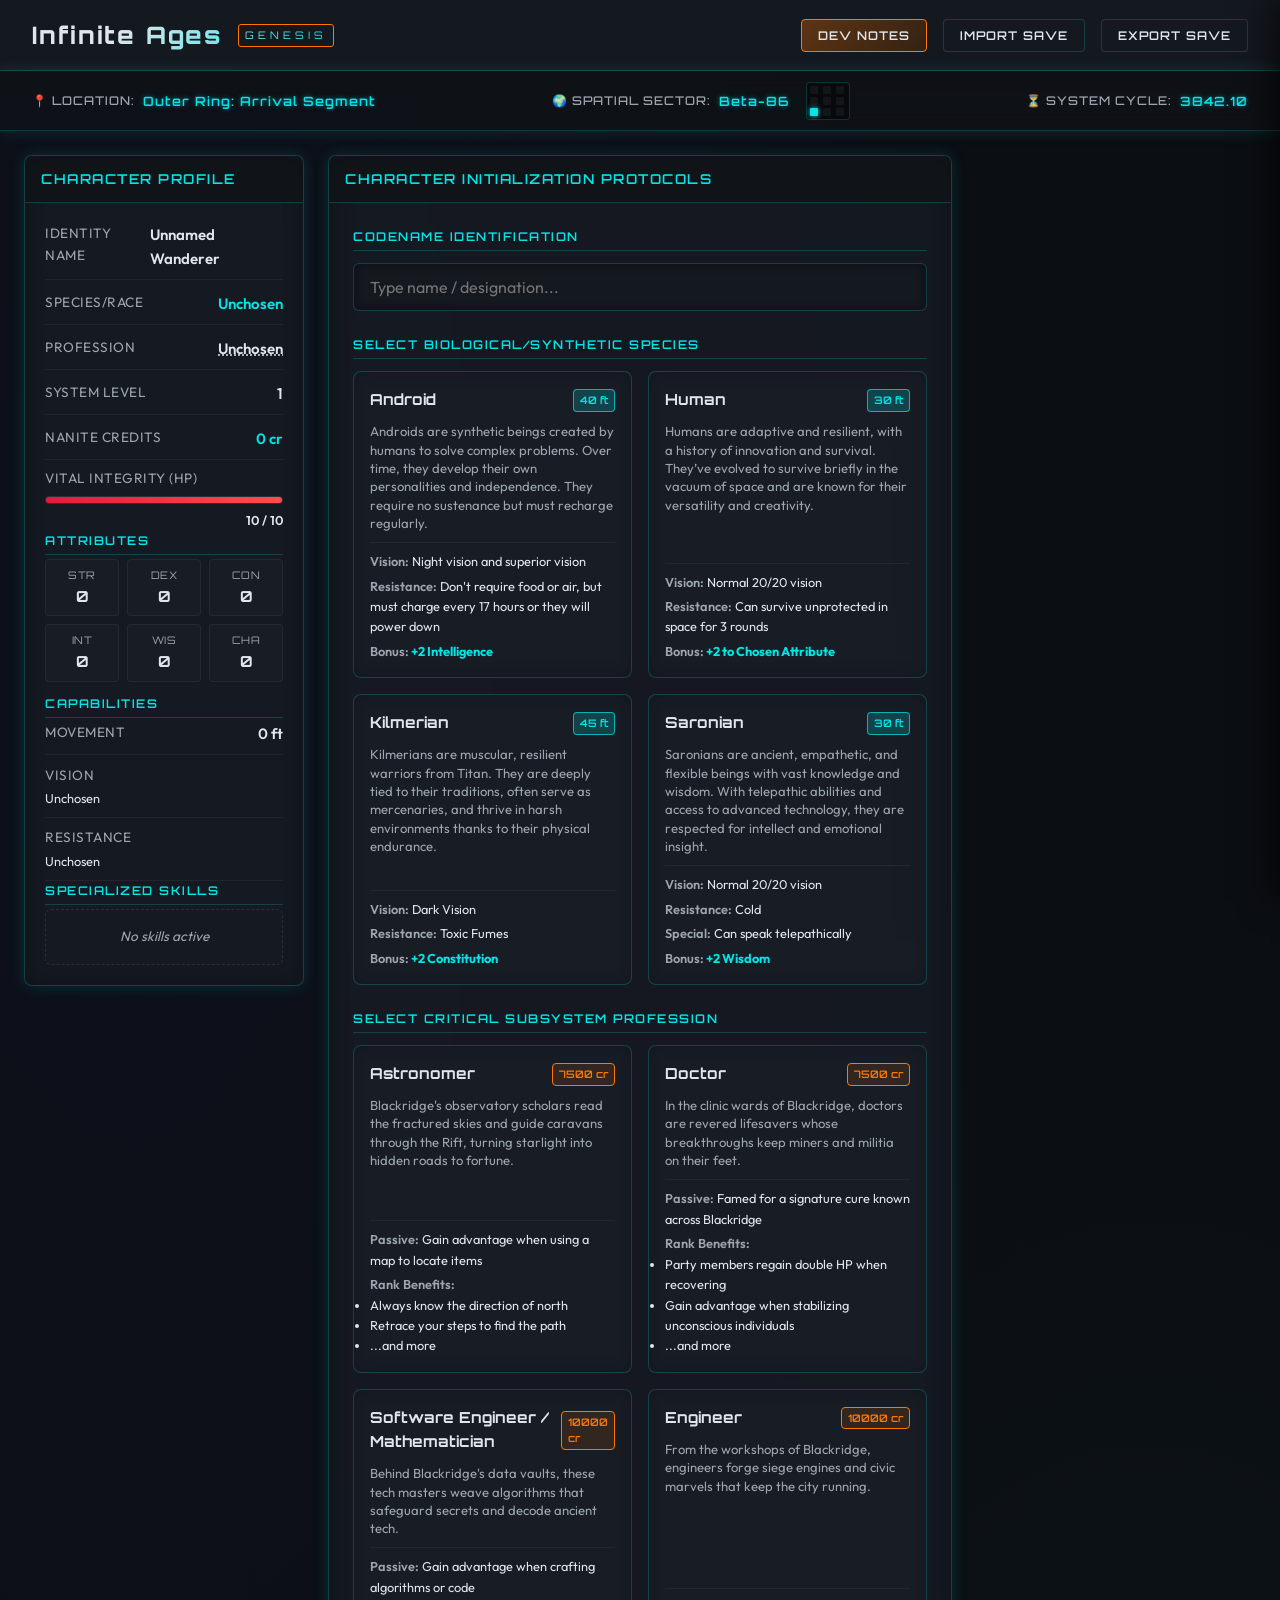
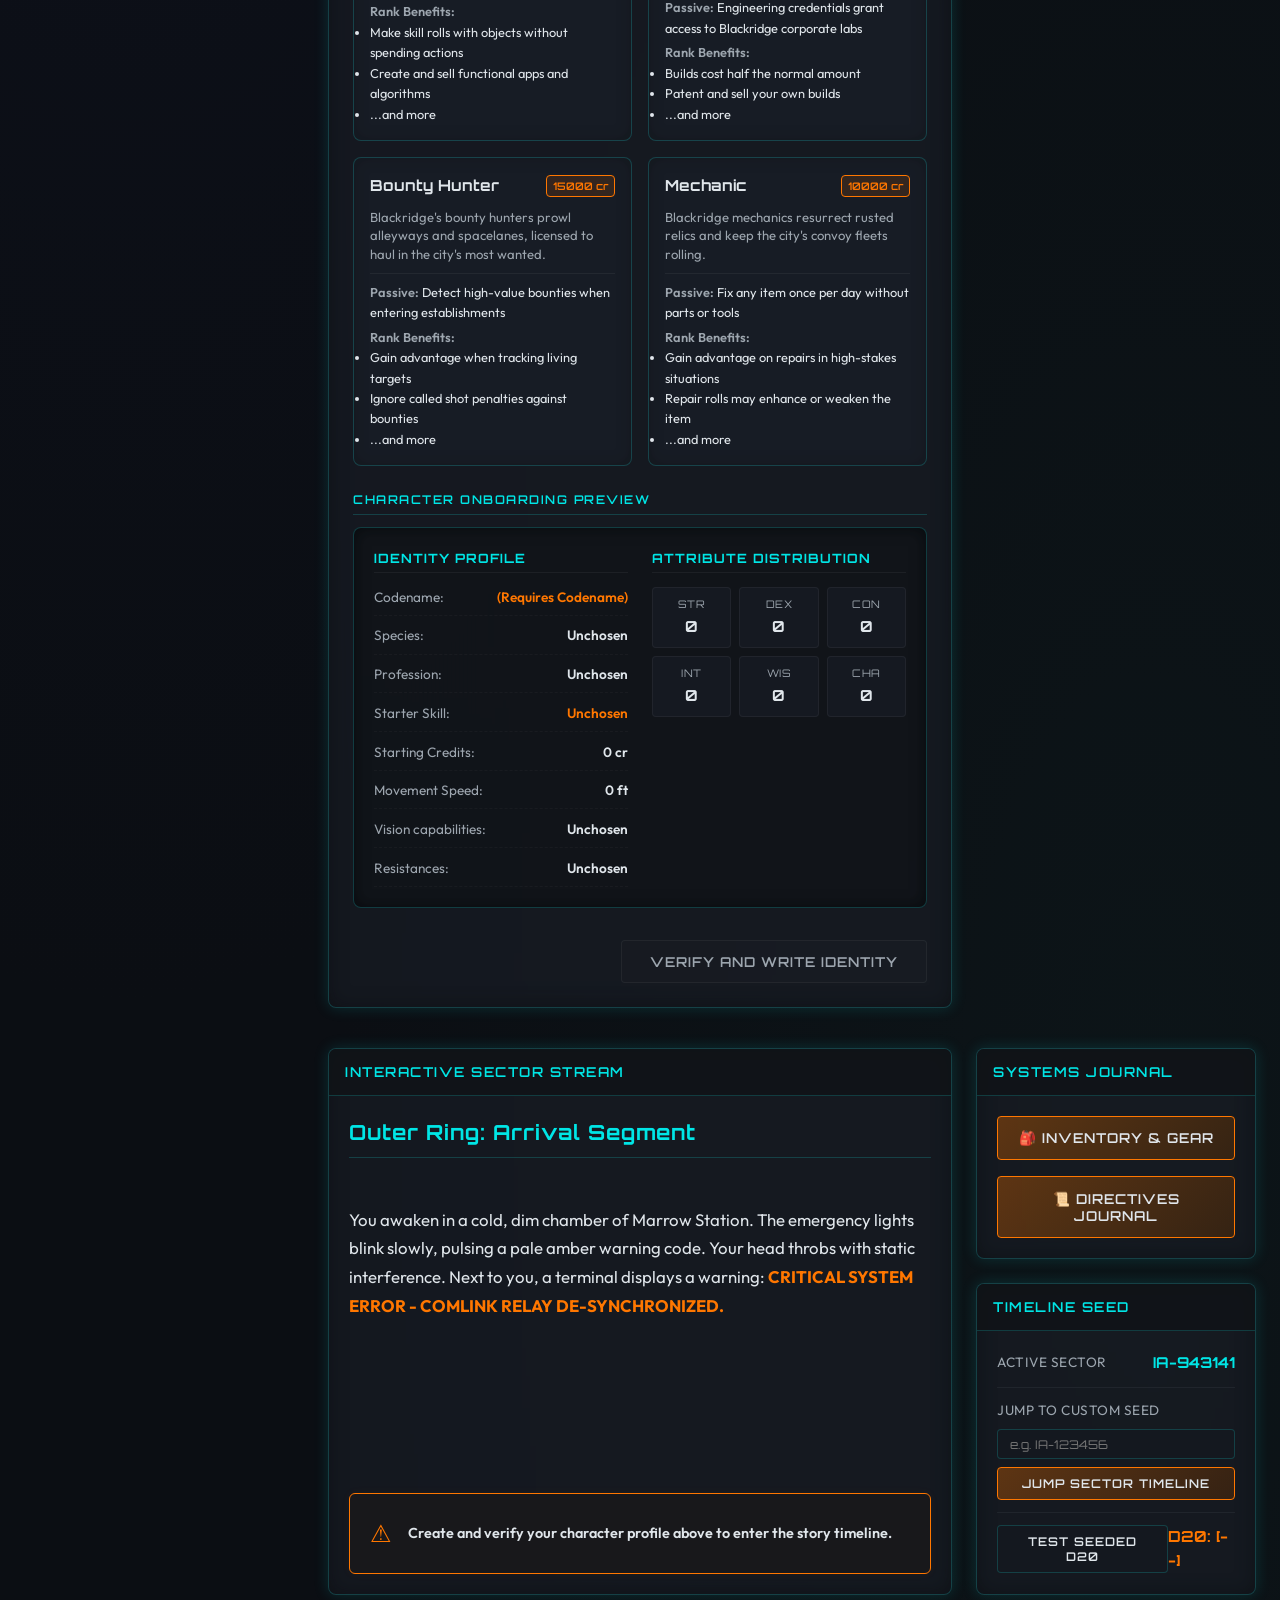
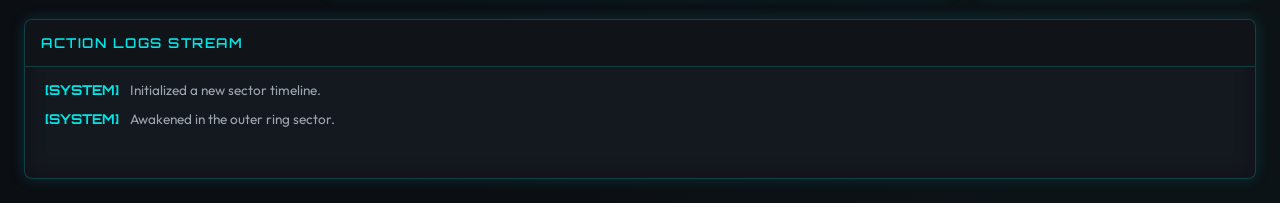
<file: index.html>
<!DOCTYPE html>
<html lang="en">
<head>
  <meta charset="UTF-8">
  <meta name="viewport" content="width=device-width, initial-scale=1.0">
  <meta name="description" content="Infinite Ages: Genesis - An interactive sci-fi text adventure RPG engine. Explore cybernetic star station corridors, roll deterministic dice, and choose your path.">
  <title>Infinite Ages: Genesis - Text Adventure Prototype</title>
  <link rel="stylesheet" href="styles.css">
</head>
<body>

  <!-- App Header -->
  <header class="main-header">
    <div class="logo">
      <h1>Infinite Ages</h1>
    </div>
    <div class="header-controls">
      <!-- Developer Notes Toggle -->
      <button class="sys-btn sys-btn-accent" id="dev-toggle-btn">Dev Notes</button>
      
      <!-- Import save -->
      <div class="file-upload-wrapper">
        <button class="sys-btn" id="import-btn">Import Save</button>
        <input type="file" id="import-file" accept=".json">
      </div>
      <!-- Export save -->
      <button class="sys-btn" id="export-btn">Export Save</button>
    </div>
  </header>

  <!-- Top Time & Location Status Bar -->
  <div class="top-status-bar" id="top-status-bar">
    <!-- Populated dynamically via ui/core.js -->
  </div>

  <!-- Core Dashboard Grid -->
  <main class="dashboard-grid">
    
    <!-- Left Sidebar: Character & Stats -->
    <aside class="sidebar-left">
      <section class="panel" id="character-panel">
        <div class="panel-header">
          <h2>Character Profile</h2>
        </div>
        <div class="panel-body">
          <div class="stats-list">
            <div class="stat-item">
              <span class="stat-label">Identity Name</span>
              <span class="stat-val" id="char-name">Unnamed Wanderer</span>
            </div>
            <div class="stat-item">
              <span class="stat-label">Species/Race</span>
              <span class="stat-val stat-val-cyan" id="char-race">Unchosen</span>
            </div>
            <div class="stat-item">
              <span class="stat-label">Profession</span>
              <span class="stat-val" id="char-profession">Unchosen</span>
            </div>
            <div class="stat-item">
              <span class="stat-label">System Level</span>
              <span class="stat-val" id="char-level">1</span>
            </div>
            <div class="stat-item">
              <span class="stat-label">Nanite Credits</span>
              <span class="stat-val stat-val-cyan"><span id="char-credits">0</span> cr</span>
            </div>
          </div>
          
          <div class="hp-container">
            <div class="stat-label">Vital Integrity (HP)</div>
            <div class="hp-bar-outer">
              <div class="hp-bar-inner" id="char-hp-bar" style="width: 100%;"></div>
            </div>
            <div class="stat-val" id="char-hp-val" style="font-size: 0.8rem; text-align: right;">10 / 10</div>
          </div>

          <div class="section-divider">Attributes</div>
          <div class="attributes-grid" id="char-attributes-container">
            <div class="attribute-box">
              <span class="attr-lbl" title="Strength">STR</span>
              <span class="attr-val" id="char-str">0</span>
            </div>
            <div class="attribute-box">
              <span class="attr-lbl" title="Dexterity">DEX</span>
              <span class="attr-val" id="char-dex">0</span>
            </div>
            <div class="attribute-box">
              <span class="attr-lbl" title="Constitution">CON</span>
              <span class="attr-val" id="char-con">0</span>
            </div>
            <div class="attribute-box">
              <span class="attr-lbl" title="Intelligence">INT</span>
              <span class="attr-val" id="char-int">0</span>
            </div>
            <div class="attribute-box">
              <span class="attr-lbl" title="Wisdom">WIS</span>
              <span class="attr-val" id="char-wis">0</span>
            </div>
            <div class="attribute-box">
              <span class="attr-lbl" title="Charisma">CHA</span>
              <span class="attr-val" id="char-cha">0</span>
            </div>
          </div>

          <div class="section-divider">Capabilities</div>
          <div class="sub-stats-list">
            <div class="stat-item">
              <span class="stat-label">Movement</span>
              <span class="stat-val"><span id="char-movement">0</span> ft</span>
            </div>
            <div class="stat-item stat-item-multiline">
              <span class="stat-label">Vision</span>
              <span class="stat-val" id="char-vision">Unchosen</span>
            </div>
            <div class="stat-item stat-item-multiline">
              <span class="stat-label">Resistance</span>
              <span class="stat-val" id="char-resistance">Unchosen</span>
            </div>
            <div class="stat-item stat-item-multiline" id="char-special-container" style="display: none;">
              <span class="stat-label">Special Trait</span>
              <span class="stat-val" id="char-special">None</span>
            </div>
          </div>

          <div class="section-divider">Specialized Skills</div>
          <div class="skills-list" id="char-skills-container">
            <div class="empty-card" id="char-skills-empty">No skills active</div>
          </div>
        </div>
      </section>
      <!-- Inventory panel moved to unified modal -->
    </aside>

    <!-- Character Creation Wizard (Visible during onboarding) -->
    <section class="panel character-creation-panel" id="character-creation-panel">
      <div class="panel-header">
        <h2>Character Initialization Protocols</h2>
      </div>
      <div class="panel-body creation-content">
        <!-- Input section -->
        <div class="creation-group">
          <label class="section-divider" for="character-name-input">CODENAME IDENTIFICATION</label>
          <input type="text" id="character-name-input" class="creation-input" placeholder="Type name / designation..." maxlength="24" required autocomplete="off">
        </div>

        <!-- Species Selection Grid -->
        <div class="creation-group">
          <span class="section-divider">SELECT BIOLOGICAL/SYNTHETIC SPECIES</span>
          <div id="race-card-list" class="selection-grid">
            <!-- Populated dynamically via ui.js -->
          </div>
        </div>

        <!-- Profession Selection Grid -->
        <div class="creation-group">
          <span class="section-divider">SELECT CRITICAL SUBSYSTEM PROFESSION</span>
          <div id="profession-card-list" class="selection-grid">
            <!-- Populated dynamically via ui.js -->
          </div>
        </div>

        <!-- Starter Skill Selection Grid -->
        <div class="creation-group" id="starter-skill-selection-container" style="display: none;">
          <span class="section-divider">SELECT STARTER SPECIALIZATION SKILL</span>
          <div id="starter-skill-card-list" class="selection-grid selection-grid-skills">
            <!-- Populated dynamically via ui.js -->
          </div>
        </div>

        <!-- Preview and Confirmation Area -->
        <div class="creation-group">
          <span class="section-divider">CHARACTER ONBOARDING PREVIEW</span>
          <div id="character-preview" class="preview-panel">
            <!-- Populated dynamically via ui.js -->
          </div>
        </div>

        <!-- Confirm Button -->
        <div class="confirm-container">
          <button id="confirm-character-btn" class="sys-btn sys-btn-accent" disabled>Verify and Write Identity</button>
        </div>
      </div>
    </section>

    <!-- Center Section: Narrative Prose and Choice Node -->
    <section class="panel story-panel" id="narrative-panel">
      <div class="panel-header">
        <h2>Interactive Sector Stream</h2>
      </div>
      <div class="panel-body story-content">
        <div class="story-header">
          <h2 id="story-title">Sector Loading...</h2>
        </div>
        <div class="story-narrative" id="story-text">
          <!-- Populated dynamically via ui.js -->
        </div>
        <div class="choices-container" id="story-choices">
          <!-- Dynamic action choice buttons appear here -->
        </div>
      </div>
    </section>

    <!-- Right Sidebar: Quests & System Seed configuration -->
    <aside class="sidebar-right">
      <section class="panel" id="journal-panel">
        <div class="panel-header">
          <h2>Systems Journal</h2>
        </div>
        <div class="panel-body sidebar-btn-container" style="display: flex; flex-direction: column; gap: 1rem; padding: 1.25rem;">
          <button class="sys-btn sys-btn-accent trigger-modal-btn" id="inventory-trigger-btn" style="width: 100%; padding: 0.8rem; font-size: 0.85rem; letter-spacing: 1px;">
            🎒 Inventory & Gear
          </button>
          <button class="sys-btn sys-btn-accent trigger-modal-btn" id="quests-trigger-btn" style="width: 100%; padding: 0.8rem; font-size: 0.85rem; letter-spacing: 1px;">
            📜 Directives Journal
          </button>
        </div>
      </section>

      <section class="panel" id="system-panel">
        <div class="panel-header">
          <h2>Timeline Seed</h2>
        </div>
        <div class="panel-body">
          <div class="seed-container">
            <div class="seed-row">
              <span class="stat-label">Active Sector</span>
              <span class="seed-value" id="system-seed">IA-000000</span>
            </div>
            
            <div class="new-game-form">
              <span class="stat-label">Jump to Custom Seed</span>
              <input type="text" id="custom-seed-input" placeholder="e.g. IA-123456" maxlength="12">
              <button class="sys-btn sys-btn-accent" id="new-game-btn">Jump Sector Timeline</button>
            </div>
            
            <div class="dice-panel">
              <button class="sys-btn" id="dice-roll-btn">Test Seeded D20</button>
              <span class="dice-result" id="dice-result">D20: [--]</span>
            </div>
          </div>
        </div>
      </section>
    </aside>

  </main>

  <!-- Bottom Panel: Action Logs stream -->
  <footer class="panel history-panel" id="logs-panel">
    <div class="panel-header">
      <h2>Action Logs Stream</h2>
    </div>
    <div class="panel-body" id="action-logs">
      <!-- Logs printed dynamically via ui.js -->
    </div>
  </footer>

  <!-- Developer & Help Notes Panel (Drawer) -->
  <div class="dev-drawer" id="dev-drawer">
    <div class="dev-drawer-header">
      <h3>Educational Dev Inspector</h3>
      <button class="close-dev-btn" id="close-dev-btn">&times;</button>
    </div>
    <div class="dev-drawer-body">
      <section class="dev-section">
        <h4>Active Systems & State Data</h4>
        <div class="dev-meta-grid">
          <div class="dev-meta-item">
            <span class="dev-meta-label">Active Scene ID:</span>
            <span class="dev-meta-value" id="dev-scene-id">arrival</span>
          </div>
          <div class="dev-meta-item">
            <span class="dev-meta-label">Active Seed:</span>
            <span class="dev-meta-value" id="dev-seed">IA-000000</span>
          </div>
          <div class="dev-meta-item">
            <span class="dev-meta-label">RNG Roll Counter:</span>
            <span class="dev-meta-value" id="dev-rng-counter">0</span>
          </div>
          <div class="dev-meta-item">
            <span class="dev-meta-label">Last Executed Effect:</span>
            <span class="dev-meta-value" id="dev-last-effect">None</span>
          </div>
          <div class="dev-meta-item">
            <span class="dev-meta-label">Last Skill Check:</span>
            <span class="dev-meta-value" id="dev-last-skill-check">None</span>
          </div>
        </div>
      </section>

      <section class="dev-section">
        <h4>World Flags Map</h4>
        <pre class="dev-code" id="dev-world-flags">{}</pre>
      </section>

      <section class="dev-section">
        <h4>Quest Flags Map</h4>
        <pre class="dev-code" id="dev-quest-flags">{}</pre>
      </section>

      <section class="dev-section">
        <h4>File Architecture & Ownership Map</h4>
        <div class="file-ownership-table">
          <div class="file-owner-row header">
            <span>File Location</span>
            <span>Subsystem Role</span>
          </div>
          <div class="file-owner-row">
            <span class="file-path">js/state.js</span>
            <span>State Management & LocalStorage Persistence</span>
          </div>
          <div class="file-owner-row">
            <span class="file-path">js/engine.js</span>
            <span>Seeded Deterministic Mechanics (Mulberry32 RNG, rolls)</span>
          </div>
          <div class="file-owner-row">
            <span class="file-path">js/story.js</span>
            <span>Interactive Narrative Graph, strict effects & rules</span>
          </div>
          <div class="file-owner-row">
            <span class="file-path">js/ui.js</span>
            <span>DOM Element Binding, Render Cycles & Event Listeners</span>
          </div>
          <div class="file-owner-row">
            <span class="file-path">js/app.js</span>
            <span>Application bootstrap & autosave recovery</span>
          </div>
        </div>
      </section>
    </div>
  </div>

  <!-- Unified Popout Modal Overlay for Skills, Progression, and Backpack categories -->
  <div class="game-modal-overlay" id="game-modal-overlay" style="display: none;">
    <div class="game-modal-box">
      <div class="modal-close-btn" id="modal-close-btn">&times;</div>
      <div class="game-modal-body" id="game-modal-body">
        <!-- Dynamically populated via ui.js -->
      </div>
    </div>
  </div>

  <!-- Data Modules -->
  <script src="js/data/core.js"></script>
  <script src="js/data/races.js"></script>
  <script src="js/data/professions.js"></script>
  <script src="js/data/skills.js"></script>
  <script src="js/data/leveling.js"></script>
  <script src="js/data/items.js"></script>
  <script src="js/data/world.js"></script>

  <!-- Engine & State -->
  <script src="js/engine.js"></script>
  <script src="js/state.js"></script>
  <script src="js/story.js"></script>

  <!-- UI Modules -->
  <script src="js/ui/core.js"></script>
  <script src="js/ui/character-creation.js"></script>
  <script src="js/ui/inventory.js"></script>
  <script src="js/ui/modals.js"></script>
  <script src="js/ui/story.js"></script>

  <!-- App Bootstrap -->
  <script src="js/app.js"></script>
</body>
</html>
</file>
<file: styles.css>
/**
 * Infinite Ages: Genesis - Sci-Fi Styling System
 * File: styles.css
 * Purpose: Custom stylesheet for styling the dashboard layout, fonts, colors,
 *          glassmorphic EVE-style panels, neon gradients, scrollbars,
 *          and providing smooth hover transitions for buttons.
 */

/* Import premium futuristic typography */
@import url('https://fonts.googleapis.com/css2?family=Orbitron:wght@400;600;800&family=Outfit:wght@300;400;600;700&display=swap');

/* Modern CSS Reset & Variable Tokens */
:root {
  --font-header: 'Orbitron', -apple-system, BlinkMacSystemFont, sans-serif;
  --font-body: 'Outfit', -apple-system, BlinkMacSystemFont, sans-serif;

  /* HSL Tailored Harmonious Color Scheme */
  --bg-deep: hsl(220, 25%, 6%);
  --bg-mid: hsl(220, 20%, 10%);
  --bg-panel: hsla(220, 20%, 12%, 0.75);
  --border-neon: hsla(180, 80%, 40%, 0.25);
  --border-neon-active: hsla(180, 100%, 50%, 0.6);
  
  --text-main: hsl(210, 20%, 90%);
  --text-muted: hsl(210, 10%, 65%);
  --text-cyan: hsl(180, 100%, 45%);
  --text-cyan-glow: hsla(180, 100%, 45%, 0.2);
  --text-orange: hsl(28, 100%, 50%);
  
  --accent-cyan: hsl(180, 100%, 45%);
  --accent-orange: hsl(28, 100%, 50%);
  --accent-danger: hsl(350, 80%, 50%);
  --accent-success: hsl(140, 70%, 45%);

  --shadow-neon: 0 0 15px hsla(180, 100%, 45%, 0.15);
  
  --transition-fast: 0.2s cubic-bezier(0.4, 0, 0.2, 1);
  --transition-smooth: 0.3s cubic-bezier(0.4, 0, 0.2, 1);
}

/* Global Reset */
*, *::before, *::after {
  box-sizing: border-box;
  margin: 0;
  padding: 0;
}

body {
  background-color: var(--bg-deep);
  background-image: 
    radial-gradient(at 10% 20%, hsla(230, 40%, 10%, 0.5) 0px, transparent 50%),
    radial-gradient(at 90% 80%, hsla(180, 40%, 10%, 0.3) 0px, transparent 50%);
  color: var(--text-main);
  font-family: var(--font-body);
  font-size: 15px;
  line-height: 1.6;
  min-block-size: 100dvb;
  overflow-x: clip;
  display: flex;
  flex-direction: column;
}

/* Scrollbar customization */
::-webkit-scrollbar {
  inline-size: 6px;
  block-size: 6px;
}
::-webkit-scrollbar-track {
  background: var(--bg-mid);
}
::-webkit-scrollbar-thumb {
  background: var(--text-cyan-glow);
  border-radius: 3px;
  border: 1px solid var(--border-neon);
}
::-webkit-scrollbar-thumb:hover {
  background: var(--text-cyan);
}

/* Main Dashboard Header */
.main-header {
  background-color: var(--bg-mid);
  border-block-end: 1px solid var(--border-neon);
  padding: 1rem 2rem;
  display: flex;
  align-items: center;
  justify-content: space-between;
  box-shadow: 0 4px 20px rgba(0, 0, 0, 0.4);
}

.logo h1 {
  font-family: var(--font-header);
  font-size: 1.5rem;
  font-weight: 800;
  letter-spacing: 2px;
  background: linear-gradient(135deg, var(--text-main) 30%, var(--accent-cyan) 100%);
  -webkit-background-clip: text;
  -webkit-text-fill-color: transparent;
  display: flex;
  align-items: center;
  gap: 0.5rem;
}

.logo h1::after {
  content: "GENESIS";
  font-size: 0.65rem;
  font-weight: 400;
  letter-spacing: 4px;
  color: var(--accent-orange);
  border: 1px solid var(--accent-orange);
  padding: 2px 6px;
  border-radius: 3px;
  margin-inline-start: 0.5rem;
}

.header-controls {
  display: flex;
  align-items: center;
  gap: 1rem;
}

/* Custom file upload wrapper */
.file-upload-wrapper {
  position: relative;
  overflow: hidden;
  display: inline-block;
}

.file-upload-wrapper input[type="file"] {
  position: absolute;
  left: 0;
  top: 0;
  opacity: 0;
  cursor: pointer;
  width: 100%;
  height: 100%;
}

/* 2D CSS Grid Layout Structure */
.dashboard-grid {
  display: grid;
  grid-template-columns: 280px 1fr 280px;
  flex: 1;
  padding: 1.5rem;
  gap: 1.5rem;
  max-inline-size: 1600px;
  margin: 0 auto;
  inline-size: 100%;
  box-sizing: border-box;
}

/* Interactive Glassmorphic Panels */
.panel {
  background: var(--bg-panel);
  backdrop-filter: blur(10px);
  -webkit-backdrop-filter: blur(10px);
  border: 1px solid var(--border-neon);
  border-radius: 8px;
  display: flex;
  flex-direction: column;
  box-shadow: var(--shadow-neon), inset 0 0 20px rgba(0, 0, 0, 0.3);
  overflow: hidden;
  transition: border-color var(--transition-smooth), box-shadow var(--transition-smooth);
}

.panel:hover {
  border-color: var(--border-neon-active);
  box-shadow: 0 0 20px hsla(180, 100%, 45%, 0.25);
}

.panel-header {
  background: hsla(220, 20%, 8%, 0.9);
  padding: 0.75rem 1rem;
  border-block-end: 1px solid var(--border-neon);
  display: flex;
  align-items: center;
  justify-content: space-between;
}

.panel-header h2 {
  font-family: var(--font-header);
  font-size: 0.85rem;
  font-weight: 600;
  letter-spacing: 1.5px;
  color: var(--text-cyan);
  text-transform: uppercase;
}

.panel-body {
  padding: 1.25rem;
  flex: 1;
  overflow-y: auto;
}

/* Left & Right Sidebars specific alignment */
.sidebar-left, .sidebar-right {
  display: flex;
  flex-direction: column;
  gap: 1.5rem;
}

/* Center Panel (Story Narrative Area) */
.story-panel {
  grid-column: 2;
  display: flex;
  flex-direction: column;
}

.story-content {
  display: flex;
  flex-direction: column;
  justify-content: space-between;
  height: 100%;
  gap: 2rem;
}

.story-header h2 {
  font-family: var(--font-header);
  font-size: 1.3rem;
  color: var(--accent-cyan);
  border-block-end: 1px solid var(--border-neon);
  padding-block-end: 0.5rem;
  margin-block-end: 1rem;
  letter-spacing: 1px;
}

.story-narrative {
  font-size: 1.05rem;
  line-height: 1.7;
  color: var(--text-main);
  flex-grow: 1;
}

.story-narrative p {
  margin-block-end: 1rem;
}

.warning-text {
  color: var(--accent-orange);
  font-weight: bold;
}

.success-text {
  color: var(--accent-success);
  font-weight: bold;
}

/* Action Choice Buttons */
.choices-container {
  display: flex;
  flex-direction: column;
  gap: 0.75rem;
  margin-block-start: auto;
}

.action-btn {
  background: linear-gradient(135deg, hsla(180, 80%, 20%, 0.4), hsla(180, 80%, 10%, 0.4));
  border: 1px solid var(--border-neon);
  color: var(--text-main);
  font-family: var(--font-body);
  font-size: 0.95rem;
  font-weight: 600;
  padding: 1rem 1.5rem;
  border-radius: 6px;
  cursor: pointer;
  text-align: left;
  display: flex;
  align-items: center;
  justify-content: space-between;
  transition: all var(--transition-fast);
  outline: none;
}

.action-btn:hover:not(.disabled) {
  background: linear-gradient(135deg, hsla(180, 80%, 30%, 0.6), hsla(180, 80%, 15%, 0.6));
  border-color: var(--accent-cyan);
  box-shadow: 0 0 12px hsla(180, 100%, 45%, 0.3);
  transform: translateX(4px);
}

.action-btn.disabled {
  background: hsla(0, 0%, 20%, 0.15);
  border-color: hsla(0, 0%, 50%, 0.15);
  color: var(--text-muted);
  cursor: not-allowed;
}

.requirement-tag {
  font-size: 0.75rem;
  color: var(--accent-orange);
  font-family: var(--font-header);
  border: 1px solid var(--accent-orange);
  padding: 2px 6px;
  border-radius: 3px;
}

/* System Save/Seed Small Buttons */
.sys-btn {
  background: var(--bg-mid);
  border: 1px solid var(--border-neon);
  color: var(--text-main);
  font-family: var(--font-header);
  font-size: 0.75rem;
  font-weight: 600;
  padding: 0.5rem 1rem;
  border-radius: 4px;
  cursor: pointer;
  transition: all var(--transition-fast);
  text-transform: uppercase;
  letter-spacing: 1px;
}

.sys-btn:hover {
  border-color: var(--accent-orange);
  color: var(--accent-orange);
  background: hsla(28, 100%, 50%, 0.05);
}

.sys-btn-accent {
  background: linear-gradient(135deg, hsla(28, 100%, 40%, 0.4), hsla(28, 100%, 20%, 0.4));
  border-color: var(--accent-orange);
}

.sys-btn-accent:hover {
  background: linear-gradient(135deg, hsla(28, 100%, 50%, 0.6), hsla(28, 100%, 25%, 0.6));
}

/* Character Sheet UI Details */
.stats-list {
  display: flex;
  flex-direction: column;
  gap: 0.75rem;
}

.stat-item {
  display: flex;
  justify-content: space-between;
  border-block-end: 1px solid rgba(255, 255, 255, 0.05);
  padding-block-end: 0.5rem;
}

.stat-label {
  color: var(--text-muted);
  font-size: 0.85rem;
  text-transform: uppercase;
  letter-spacing: 0.5px;
}

.stat-val {
  font-weight: 600;
}

.stat-val-cyan {
  color: var(--text-cyan);
}

/* HP Progress Bar */
.hp-container {
  display: flex;
  flex-direction: column;
  gap: 0.4rem;
  margin-block-start: 0.5rem;
}

.hp-bar-outer {
  background: var(--bg-mid);
  border: 1px solid rgba(255, 255, 255, 0.1);
  height: 8px;
  border-radius: 4px;
  overflow: hidden;
}

.hp-bar-inner {
  background: linear-gradient(90deg, var(--accent-danger), #ff4d4d);
  height: 100%;
  width: 100%;
  transition: width 0.4s cubic-bezier(0.4, 0, 0.2, 1);
}

/* Inventory Cards UI Layout */
.inventory-list {
  display: flex;
  flex-direction: column;
  gap: 0.5rem;
}

.inventory-card {
  background: hsla(220, 20%, 15%, 0.8);
  border: 1px solid rgba(255, 255, 255, 0.08);
  padding: 0.75rem 1rem;
  border-radius: 6px;
  display: flex;
  align-items: center;
  transition: border-color var(--transition-fast);
}

.inventory-card:hover {
  border-color: var(--text-cyan-glow);
}

.item-name {
  font-weight: 600;
  font-size: 0.85rem;
  color: var(--text-main);
}

.empty-card {
  color: var(--text-muted);
  font-size: 0.85rem;
  font-style: italic;
  text-align: center;
  padding: 1rem;
  border: 1px dashed rgba(255, 255, 255, 0.1);
  border-radius: 6px;
}

/* Quest Log UI Elements */
.quest-list {
  display: flex;
  flex-direction: column;
  gap: 0.75rem;
}

.quest-item {
  background: hsla(220, 20%, 15%, 0.6);
  border-inline-start: 4px solid var(--accent-orange);
  padding: 0.75rem 1rem;
  border-radius: 0 6px 6px 0;
  display: flex;
  justify-content: space-between;
  align-items: center;
}

.quest-item.completed {
  border-inline-start-color: var(--accent-success);
  background: hsla(140, 70%, 10%, 0.2);
}

.quest-title {
  font-weight: 600;
  font-size: 0.85rem;
}

.quest-status {
  font-family: var(--font-header);
  font-size: 0.65rem;
  letter-spacing: 0.5px;
  padding: 2px 6px;
  background: rgba(255, 255, 255, 0.05);
  border-radius: 3px;
  color: var(--accent-orange);
}

.quest-item.completed .quest-status {
  color: var(--accent-success);
}

/* Seed & Timeline Config Elements */
.seed-container {
  display: flex;
  flex-direction: column;
  gap: 0.75rem;
}

.seed-row {
  display: flex;
  justify-content: space-between;
  align-items: center;
}

.seed-value {
  font-family: var(--font-header);
  color: var(--accent-cyan);
  font-weight: 700;
}

.new-game-form {
  display: flex;
  flex-direction: column;
  gap: 0.5rem;
  border-block-start: 1px solid rgba(255, 255, 255, 0.05);
  padding-block-start: 0.75rem;
}

.new-game-form input {
  background: var(--bg-mid);
  border: 1px solid var(--border-neon);
  border-radius: 4px;
  padding: 0.4rem 0.75rem;
  font-family: var(--font-header);
  font-size: 0.75rem;
  color: var(--text-cyan);
  outline: none;
  transition: border-color var(--transition-fast);
}

.new-game-form input:focus {
  border-color: var(--accent-cyan);
}

/* Interactive Dice Panel */
.dice-panel {
  display: flex;
  align-items: center;
  justify-content: space-between;
  border-block-start: 1px solid rgba(255, 255, 255, 0.05);
  padding-block-start: 0.75rem;
}

.dice-result {
  font-family: var(--font-header);
  font-size: 0.95rem;
  color: var(--accent-orange);
  font-weight: bold;
}

.dice-result.flash {
  animation: neon-flash 0.5s ease-out;
}

@keyframes neon-flash {
  0% { text-shadow: 0 0 10px var(--accent-orange); color: #fff; }
  100% { text-shadow: none; color: var(--accent-orange); }
}

/* History Log Bottom Pane */
.history-panel {
  background: var(--bg-mid);
  border: 1px solid var(--border-neon);
  border-radius: 8px;
  margin: 0 1.5rem 1.5rem 1.5rem;
  display: flex;
  flex-direction: column;
  max-inline-size: 1600px;
  inline-size: calc(100% - 3rem);
  box-sizing: border-box;
  align-self: center;
  flex: 0 0 160px;
}

.history-panel .panel-body {
  padding: 0.75rem 1.25rem;
  font-family: var(--font-body);
  font-size: 0.85rem;
  display: flex;
  flex-direction: column;
  gap: 0.4rem;
}

.log-line {
  color: var(--text-muted);
}

.log-timestamp {
  color: var(--text-cyan);
  font-family: var(--font-header);
  font-weight: bold;
  margin-inline-end: 0.5rem;
}

/* Dev Notes Drawer Panels */
.dev-drawer {
  position: fixed;
  top: 0;
  right: -380px; /* Hidden by default */
  width: 380px;
  height: 100vh;
  background: hsla(220, 25%, 8%, 0.95);
  backdrop-filter: blur(15px);
  -webkit-backdrop-filter: blur(15px);
  border-left: 2px solid var(--border-neon);
  box-shadow: -10px 0 30px rgba(0, 0, 0, 0.6);
  z-index: 1000;
  display: flex;
  flex-direction: column;
  transition: right 0.4s cubic-bezier(0.4, 0, 0.2, 1);
}

.dev-drawer.active {
  right: 0;
}

.dev-drawer-header {
  padding: 1.25rem;
  background: hsla(220, 20%, 6%, 0.9);
  border-bottom: 1px solid var(--border-neon);
  display: flex;
  align-items: center;
  justify-content: space-between;
}

.dev-drawer-header h3 {
  font-family: var(--font-header);
  font-size: 0.95rem;
  letter-spacing: 1.5px;
  color: var(--accent-orange);
  text-transform: uppercase;
}

.close-dev-btn {
  background: transparent;
  border: none;
  color: var(--text-muted);
  font-size: 1.5rem;
  cursor: pointer;
  line-height: 1;
  transition: color var(--transition-fast);
}

.close-dev-btn:hover {
  color: var(--accent-danger);
}

.dev-drawer-body {
  padding: 1.5rem;
  overflow-y: auto;
  flex: 1;
  display: flex;
  flex-direction: column;
  gap: 1.5rem;
}

.dev-section {
  display: flex;
  flex-direction: column;
  gap: 0.6rem;
}

.dev-section h4 {
  font-family: var(--font-header);
  font-size: 0.75rem;
  letter-spacing: 1px;
  text-transform: uppercase;
  color: var(--text-cyan);
  border-bottom: 1px solid rgba(255, 255, 255, 0.05);
  padding-bottom: 0.25rem;
}

.dev-meta-grid {
  display: flex;
  flex-direction: column;
  gap: 0.5rem;
}

.dev-meta-item {
  display: flex;
  justify-content: space-between;
  font-size: 0.8rem;
}

.dev-meta-label {
  color: var(--text-muted);
}

.dev-meta-value {
  font-family: monospace;
  color: var(--text-main);
  background: hsla(0, 0%, 100%, 0.05);
  padding: 1px 6px;
  border-radius: 3px;
}

.dev-code {
  background: hsla(220, 20%, 5%, 0.8);
  border: 1px solid rgba(255, 255, 255, 0.08);
  border-radius: 4px;
  padding: 0.75rem;
  font-family: monospace;
  font-size: 0.75rem;
  color: var(--text-cyan);
  overflow-x: auto;
}

.file-ownership-table {
  display: flex;
  flex-direction: column;
  gap: 0.4rem;
  font-size: 0.75rem;
}

.file-owner-row {
  display: grid;
  grid-template-columns: 100px 1fr;
  gap: 0.5rem;
  padding: 0.4rem;
  border-bottom: 1px solid rgba(255, 255, 255, 0.03);
}

.file-owner-row.header {
  font-weight: bold;
  border-bottom-color: var(--border-neon);
  color: var(--accent-orange);
}

.file-path {
  font-family: monospace;
  color: var(--text-cyan);
}

/* Mobile responsive media query */
@media (max-width: 900px) {
  .dashboard-grid {
    grid-template-columns: 1fr;
    padding: 1rem;
    gap: 1rem;
  }
  
  .story-panel {
    grid-column: 1;
    order: -1; /* Display story narrative on top in mobile view */
  }
  
  .history-panel {
    margin: 0 1rem 1rem 1rem;
    inline-size: calc(100% - 2rem);
  }

  .dev-drawer {
    width: 100%;
    right: -100%;
  }

  .header-controls {
    gap: 0.5rem;
  }

  .sys-btn {
    font-size: 0.65rem;
    padding: 0.4rem 0.6rem;
  }
}

/* ==========================================
   Character Onboarding & Wizard Subsystem
   ========================================== */

/* Outer Panel layout */
.character-creation-panel {
  grid-column: 2; /* Sits in the middle above the story panel */
  margin-block-end: 1rem;
  animation: fade-in-up 0.5s ease-out;
}

@keyframes fade-in-up {
  0% { opacity: 0; transform: translateY(15px); }
  100% { opacity: 1; transform: translateY(0); }
}

.creation-content {
  display: flex;
  flex-direction: column;
  gap: 1.5rem;
  padding: 1.5rem;
}

.creation-group {
  display: flex;
  flex-direction: column;
  gap: 0.5rem;
}

/* Styled Name input field */
.creation-input {
  background: var(--bg-mid);
  border: 1px solid var(--border-neon);
  border-radius: 6px;
  color: var(--text-main);
  font-family: var(--font-body);
  font-size: 1rem; /* iOS zoom prevention */
  padding: 0.75rem 1rem;
  min-height: 48px;
  outline: none;
  box-shadow: inset 0 0 10px rgba(0, 0, 0, 0.4);
  transition: all var(--transition-fast);
  width: 100%;
  box-sizing: border-box;
}

.creation-input:focus {
  border-color: var(--accent-cyan);
  box-shadow: 0 0 10px var(--text-cyan-glow), inset 0 0 10px rgba(0, 0, 0, 0.4);
}

/* Selection Cards Grid */
.selection-grid {
  display: grid;
  grid-template-columns: repeat(auto-fit, minmax(260px, 1fr));
  gap: 1rem;
}

.selection-card {
  background: hsla(220, 20%, 15%, 0.4);
  border: 1px solid var(--border-neon);
  border-radius: 8px;
  padding: 1rem;
  cursor: pointer;
  display: flex;
  flex-direction: column;
  gap: 0.6rem;
  transition: all var(--transition-smooth);
  box-shadow: inset 0 0 15px rgba(0, 0, 0, 0.2);
}

.selection-card:hover {
  border-color: var(--border-neon-active);
  background: hsla(220, 20%, 18%, 0.6);
  transform: translateY(-2px);
  box-shadow: 0 4px 15px rgba(0, 0, 0, 0.4);
}

.selection-card.selected {
  border-color: var(--accent-orange);
  background: hsla(28, 100%, 10%, 0.15);
  box-shadow: 0 0 15px hsla(28, 100%, 50%, 0.2), inset 0 0 15px hsla(28, 100%, 50%, 0.1);
}

.card-header {
  display: flex;
  justify-content: space-between;
  align-items: center;
}

.card-header h4 {
  font-family: var(--font-header);
  font-size: 0.95rem;
  color: var(--text-main);
  margin: 0;
}

.selection-card.selected .card-header h4 {
  color: var(--accent-orange);
}

.badge {
  font-family: var(--font-header);
  font-size: 0.65rem;
  font-weight: 600;
  padding: 2px 6px;
  border-radius: 4px;
  background: var(--text-cyan-glow);
  color: var(--text-cyan);
  border: 1px solid var(--border-neon-active);
}

.badge-credits {
  background: hsla(28, 100%, 40%, 0.15);
  color: var(--accent-orange);
  border-color: var(--accent-orange);
}

.card-desc {
  font-size: 0.82rem;
  line-height: 1.4;
  color: var(--text-muted);
  flex-grow: 1;
}

.card-details {
  font-size: 0.8rem;
  color: var(--text-main);
  border-top: 1px solid rgba(255, 255, 255, 0.05);
  padding-top: 0.5rem;
  display: flex;
  flex-direction: column;
  gap: 0.25rem;
}

.card-details strong {
  color: var(--text-muted);
  font-weight: 600;
}

.bonus-highlight {
  color: var(--text-cyan);
  font-weight: bold;
}

/* Glassmorphic Preview Panel */
.preview-panel {
  background: hsla(220, 20%, 8%, 0.65);
  border: 1px solid var(--border-neon);
  border-radius: 8px;
  padding: 1.25rem;
  box-shadow: inset 0 0 15px rgba(0, 0, 0, 0.5);
}

.preview-grid {
  display: grid;
  grid-template-columns: 1fr 1fr;
  gap: 1.5rem;
}

@media (max-width: 600px) {
  .preview-grid {
    grid-template-columns: 1fr;
    gap: 1rem;
  }
}

.preview-column {
  display: flex;
  flex-direction: column;
  gap: 0.6rem;
}

.preview-column h4 {
  font-family: var(--font-header);
  font-size: 0.8rem;
  text-transform: uppercase;
  letter-spacing: 1px;
  color: var(--accent-cyan);
  border-bottom: 1px solid rgba(255, 255, 255, 0.05);
  padding-bottom: 0.25rem;
  margin-bottom: 0.25rem;
}

.preview-item {
  display: flex;
  justify-content: space-between;
  font-size: 0.85rem;
  border-bottom: 1px dashed rgba(255, 255, 255, 0.03);
  padding-bottom: 0.4rem;
}

.preview-item .lbl {
  color: var(--text-muted);
}

.preview-item .val {
  font-weight: 600;
  text-align: right;
}

.preview-item .val.highlighted {
  color: var(--accent-orange);
}

/* Attributes preview box grid */
.preview-attrs-grid {
  display: grid;
  grid-template-columns: repeat(3, 1fr);
  gap: 0.5rem;
}

.preview-attr-box {
  background: hsla(220, 20%, 15%, 0.4);
  border: 1px solid rgba(255, 255, 255, 0.05);
  border-radius: 4px;
  padding: 0.5rem;
  display: flex;
  flex-direction: column;
  align-items: center;
  gap: 0.15rem;
  transition: all var(--transition-fast);
}

.preview-attr-box.bonus-active {
  border-color: var(--accent-cyan);
  background: hsla(180, 100%, 45%, 0.06);
  box-shadow: 0 0 8px var(--text-cyan-glow);
}

.preview-attr-box.bonus-active .attr-lbl {
  color: var(--text-cyan);
}

.preview-attr-box.bonus-active .attr-val {
  color: var(--text-cyan);
  font-weight: bold;
}

/* Human selection drop down styles */
.human-bonus-container {
  display: flex;
  flex-direction: column;
  gap: 0.4rem;
  margin-top: 0.5rem;
  animation: fade-in 0.3s ease-out;
}

@keyframes fade-in {
  from { opacity: 0; }
  to { opacity: 1; }
}

.human-bonus-container label {
  font-size: 0.8rem;
  color: var(--text-muted);
}

.creation-select {
  background: var(--bg-mid);
  border: 1px solid var(--border-neon);
  border-radius: 4px;
  color: var(--text-cyan);
  font-family: var(--font-header);
  font-size: 0.75rem;
  padding: 0.5rem 0.75rem;
  min-height: 38px;
  outline: none;
  width: 100%;
}

.creation-select:focus {
  border-color: var(--accent-cyan);
}

/* Verify button panel centering */
.confirm-container {
  display: flex;
  justify-content: flex-end;
  margin-top: 0.5rem;
}

.confirm-container .sys-btn {
  font-size: 0.85rem;
  padding: 0.75rem 1.75rem;
}

.confirm-container .sys-btn:disabled {
  background: hsla(0, 0%, 20%, 0.1);
  border-color: rgba(255, 255, 255, 0.05);
  color: var(--text-muted);
  cursor: not-allowed;
}

/* Section divider utility */
.section-divider {
  font-family: var(--font-header);
  font-size: 0.75rem;
  font-weight: 600;
  letter-spacing: 1.5px;
  color: var(--accent-cyan);
  text-transform: uppercase;
  border-bottom: 1px solid var(--border-neon);
  padding-bottom: 0.25rem;
  margin-bottom: 0.25rem;
  display: block;
}

/* Sidebar attributes grid layout */
.attributes-grid {
  display: grid;
  grid-template-columns: repeat(3, 1fr);
  gap: 0.5rem;
  margin-bottom: 0.75rem;
}

.attribute-box {
  background: hsla(220, 20%, 15%, 0.45);
  border: 1px solid rgba(255, 255, 255, 0.05);
  border-radius: 4px;
  padding: 0.4rem;
  display: flex;
  flex-direction: column;
  align-items: center;
  gap: 0.1rem;
}

.attr-lbl {
  font-family: var(--font-header);
  font-size: 0.65rem;
  color: var(--text-muted);
  letter-spacing: 0.5px;
}

.attr-val {
  font-family: var(--font-header);
  font-size: 0.95rem;
  font-weight: 700;
  color: var(--text-main);
}

.sub-stats-list {
  display: flex;
  flex-direction: column;
  gap: 0.6rem;
}

.stat-item-multiline {
  flex-direction: column;
  align-items: flex-start;
  gap: 2px;
}

.stat-item-multiline .stat-val {
  font-size: 0.8rem;
  font-weight: normal;
  color: var(--text-main);
  text-align: left;
}

/* Gating overlay/notice for story choices */
.gating-notice {
  background: hsla(28, 100%, 10%, 0.15);
  border: 1px solid var(--accent-orange);
  border-radius: 6px;
  padding: 1.25rem;
  display: flex;
  align-items: center;
  gap: 1rem;
  box-shadow: 0 0 10px hsla(28, 100%, 50%, 0.05);
  margin-top: 1rem;
  animation: pulse-border 2s infinite alternate;
}

@keyframes pulse-border {
  0% { border-color: hsla(28, 100%, 50%, 0.3); }
  100% { border-color: hsla(28, 100%, 50%, 0.8); }
}

.gating-warning-icon {
  font-size: 1.5rem;
  color: var(--accent-orange);
  animation: flash 1s infinite alternate;
}

@keyframes flash {
  0% { opacity: 0.4; }
  100% { opacity: 1; }
}

.gating-text {
  font-size: 0.9rem;
  font-weight: 600;
  color: var(--text-main);
  line-height: 1.4;
}

/* Specialized Starter Skill Selection Styling */
.badge-skill {
  background: hsla(280, 80%, 40%, 0.15);
  color: hsl(280, 100%, 75%);
  border-color: hsl(280, 100%, 75%);
}

.selection-card.skill-card:hover {
  border-color: hsl(280, 100%, 70%);
  background: hsla(280, 50%, 15%, 0.3);
}

.selection-card.skill-card.selected {
  border-color: hsl(280, 100%, 60%);
  background: hsla(280, 100%, 10%, 0.15);
  box-shadow: 0 0 15px hsla(280, 100%, 50%, 0.25), inset 0 0 15px hsla(280, 100%, 50%, 0.15);
}

.selection-card.skill-card.selected .card-header h4 {
  color: hsl(280, 100%, 75%);
}

.skills-list {
  display: flex;
  flex-direction: column;
  gap: 0.5rem;
}

.skill-item-line {
  cursor: pointer;
  transition: var(--transition-fast);
}
.skill-item-line:hover {
  border-color: var(--border-neon-active);
  background: hsla(180, 100%, 45%, 0.05);
}

#char-profession {
  cursor: pointer;
  transition: var(--transition-fast);
  text-decoration: underline dotted;
}
#char-profession:hover {
  color: var(--text-cyan);
  text-shadow: 0 0 5px var(--text-cyan-glow);
}

/* Equipment Grid Styling */
.equipment-grid {
  display: grid;
  grid-template-columns: repeat(3, 1fr);
  gap: 0.5rem;
  margin-bottom: 0.5rem;
}
.equip-slot-container {
  background: hsla(220, 20%, 8%, 0.5);
  border: 1px solid var(--border-neon);
  border-radius: 4px;
  padding: 0.4rem;
  display: flex;
  flex-direction: column;
  align-items: center;
  transition: var(--transition-fast);
}
.equip-slot-container:hover {
  border-color: var(--border-neon-active);
  background: hsla(220, 20%, 15%, 0.5);
}
.equip-slot-label {
  font-family: var(--font-header);
  font-size: 0.6rem;
  color: var(--text-muted);
  letter-spacing: 1px;
  margin-bottom: 0.2rem;
  text-align: center;
}
.equip-slot-box {
  font-size: 0.75rem;
  font-weight: 600;
  color: var(--text-muted);
  text-align: center;
  word-break: break-word;
  cursor: pointer;
  width: 100%;
  min-height: 1.8rem;
  display: flex;
  align-items: center;
  justify-content: center;
  background: rgba(255, 255, 255, 0.02);
  border-radius: 3px;
  border: 1px dashed rgba(255, 255, 255, 0.05);
  transition: var(--transition-fast);
}
.equip-slot-box:hover {
  background: rgba(255, 255, 255, 0.05);
}
.equip-slot-box.filled {
  color: var(--text-cyan);
  border: 1px solid var(--text-cyan);
  background: hsla(180, 100%, 45%, 0.08);
  text-shadow: 0 0 4px var(--text-cyan-glow);
}

/* Modal Overlay Visual Structures */
.game-modal-overlay {
  position: fixed;
  top: 0;
  left: 0;
  width: 100vw;
  height: 100vh;
  background: rgba(10, 15, 25, 0.85);
  backdrop-filter: blur(12px);
  z-index: 10000;
  display: flex;
  align-items: center;
  justify-content: center;
  animation: fadeIn 0.2s cubic-bezier(0.4, 0, 0.2, 1);
}
.game-modal-box {
  background: var(--bg-panel);
  border: 1px solid var(--border-neon-active);
  border-radius: 8px;
  width: 90%;
  max-width: 550px;
  max-height: 85vh;
  overflow-y: auto;
  box-shadow: 0 10px 40px rgba(0, 0, 0, 0.8), 0 0 30px hsla(180, 100%, 45%, 0.15);
  padding: 2rem;
  position: relative;
  animation: slideUp 0.25s cubic-bezier(0.4, 0, 0.2, 1);
}
.modal-close-btn {
  position: absolute;
  top: 1rem;
  right: 1.5rem;
  font-size: 1.8rem;
  cursor: pointer;
  color: var(--text-muted);
  transition: var(--transition-fast);
  z-index: 10002;
}
.modal-close-btn:hover {
  color: var(--accent-danger);
}
@keyframes fadeIn {
  from { opacity: 0; }
  to { opacity: 1; }
}
@keyframes slideUp {
  from { transform: translateY(20px); opacity: 0; }
  to { transform: translateY(0); opacity: 1; }
}

/* Modal Section and list details */
.modal-section-title {
  font-family: var(--font-header);
  font-size: 1.1rem;
  letter-spacing: 1px;
  border-bottom: 1px solid rgba(255, 255, 255, 0.1);
  padding-bottom: 0.5rem;
  margin: 1.5rem 0 0.8rem 0;
  color: var(--text-cyan);
  display: flex;
  justify-content: space-between;
  align-items: center;
}
.modal-desc {
  font-size: 0.85rem;
  color: var(--text-muted);
  margin-bottom: 1rem;
  line-height: 1.5;
}
.progress-container {
  background: hsla(220, 20%, 5%, 0.6);
  border: 1px solid rgba(255, 255, 255, 0.08);
  border-radius: 4px;
  padding: 0.75rem;
  margin-bottom: 1rem;
}
.progress-label-row {
  display: flex;
  justify-content: space-between;
  font-size: 0.8rem;
  margin-bottom: 0.4rem;
}
.progress-bar-outer {
  background: hsla(220, 20%, 15%, 1);
  border-radius: 3px;
  height: 8px;
  overflow: hidden;
  width: 100%;
}
.progress-bar-inner {
  height: 100%;
  background: linear-gradient(90deg, var(--text-cyan) 0%, hsl(200, 100%, 50%) 100%);
  box-shadow: 0 0 8px var(--text-cyan);
  transition: width 0.4s ease-out;
}
.modal-list {
  display: flex;
  flex-direction: column;
  gap: 0.6rem;
}
.modal-list-item {
  background: hsla(0, 0%, 100%, 0.02);
  border-left: 3px solid rgba(255, 255, 255, 0.1);
  padding: 0.5rem 0.8rem;
  font-size: 0.85rem;
  border-radius: 0 4px 4px 0;
  transition: var(--transition-fast);
  line-height: 1.4;
}
.modal-list-item.active {
  background: hsla(180, 100%, 45%, 0.06);
  border-left-color: var(--text-cyan);
  color: var(--text-main);
  box-shadow: inset 3px 0 10px hsla(180, 100%, 45%, 0.05);
}
.modal-list-item.locked {
  opacity: 0.35;
  border-left-color: rgba(255, 255, 255, 0.05);
}

/* Backpack Inventory Categories Tabs */
.backpack-tabs {
  display: flex;
  border-bottom: 1px solid rgba(255, 255, 255, 0.1);
  margin-bottom: 1rem;
  overflow-x: auto;
  gap: 0.25rem;
}
.backpack-tab-btn {
  font-family: var(--font-header);
  font-size: 0.7rem;
  background: none;
  border: none;
  color: var(--text-muted);
  padding: 0.5rem 0.8rem;
  cursor: pointer;
  transition: var(--transition-fast);
  letter-spacing: 1px;
  border-bottom: 2px solid transparent;
  white-space: nowrap;
}
.backpack-tab-btn:hover {
  color: var(--text-main);
}
.backpack-tab-btn.active {
  color: var(--text-cyan);
  border-bottom-color: var(--text-cyan);
  text-shadow: 0 0 4px var(--text-cyan-glow);
}
.backpack-list {
  display: flex;
  flex-direction: column;
  gap: 0.5rem;
  max-height: 45vh;
  overflow-y: auto;
  padding-right: 0.25rem;
}
.backpack-item-card {
  background: hsla(220, 20%, 15%, 0.4);
  border: 1px solid rgba(255, 255, 255, 0.06);
  border-radius: 4px;
  padding: 0.6rem 0.8rem;
  display: flex;
  justify-content: space-between;
  align-items: center;
  transition: var(--transition-fast);
}
.backpack-item-card:hover {
  border-color: rgba(255, 255, 255, 0.15);
  background: hsla(220, 20%, 20%, 0.4);
}
.item-left {
  display: flex;
  flex-direction: column;
  flex-grow: 1;
  padding-right: 1rem;
}
.item-card-name {
  font-size: 0.85rem;
  font-weight: 600;
  color: var(--text-main);
}
.item-card-desc {
  font-size: 0.75rem;
  color: var(--text-muted);
  margin-top: 0.2rem;
  line-height: 1.3;
}
.item-card-meta {
  font-size: 0.7rem;
  color: var(--text-cyan);
  margin-top: 0.3rem;
  display: flex;
  gap: 0.5rem;
}
.item-card-meta span {
  background: hsla(180, 100%, 45%, 0.08);
  border: 1px solid var(--text-cyan-glow);
  padding: 1px 4px;
  border-radius: 2px;
}
.item-right-actions {
  display: flex;
  gap: 0.35rem;
  align-items: center;
}
.action-btn-sm {
  font-size: 0.65rem;
  padding: 0.3rem 0.6rem;
  border-radius: 3px;
  cursor: pointer;
  font-weight: 700;
  transition: var(--transition-fast);
  background: none;
  letter-spacing: 0.5px;
}
.action-btn-sm.equip-btn {
  background: hsla(180, 100%, 45%, 0.12);
  color: var(--text-cyan);
  border: 1px solid var(--text-cyan);
}
.action-btn-sm.equip-btn:hover {
  background: var(--text-cyan);
  color: var(--bg-deep);
  box-shadow: 0 0 8px var(--text-cyan);
}
.action-btn-sm.use-btn {
  background: hsla(140, 70%, 45%, 0.12);
  color: var(--accent-success);
  border: 1px solid var(--accent-success);
}
.action-btn-sm.use-btn:hover {
  background: var(--accent-success);
  color: var(--bg-deep);
  box-shadow: 0 0 8px var(--accent-success);
}
.action-btn-sm.drop-btn {
  background: hsla(350, 80%, 50%, 0.12);
  color: var(--accent-danger);
  border: 1px solid var(--accent-danger);
}
.action-btn-sm.drop-btn:hover {
  background: var(--accent-danger);
  color: var(--text-main);
  box-shadow: 0 0 8px var(--accent-danger);
}

.empty-backpack-msg {
  font-size: 0.85rem;
  color: var(--text-muted);
  text-align: center;
  padding: 1.5rem 0;
  font-style: italic;
}

/* ----------------------------------------------------
   Modernized Layout Enhancements: Status Header, Inventory & Quest Log
   ---------------------------------------------------- */

.top-status-bar {
  background: hsla(220, 20%, 8%, 0.7);
  backdrop-filter: blur(10px);
  -webkit-backdrop-filter: blur(10px);
  border-bottom: 1px solid var(--border-neon);
  box-shadow: var(--shadow-neon);
  padding: 0.65rem 2rem;
  display: flex;
  justify-content: space-between;
  align-items: center;
  font-family: var(--font-header);
  font-size: 0.8rem;
  letter-spacing: 1px;
  color: var(--text-muted);
  box-sizing: border-box;
}

.top-status-bar .status-item {
  display: flex;
  align-items: center;
  gap: 0.5rem;
}

.top-status-bar .status-lbl {
  text-transform: uppercase;
  font-weight: 500;
  font-size: 0.75rem;
}

.top-status-bar .status-val {
  color: var(--text-cyan);
  font-weight: 600;
  text-shadow: 0 0 5px hsla(180, 100%, 45%, 0.5);
}

.top-status-bar .map-quadrant-mini {
  display: inline-grid;
  grid-template-columns: repeat(3, 10px);
  gap: 3px;
  background: rgba(0, 0, 0, 0.4);
  border: 1px solid var(--border-neon);
  padding: 3px;
  border-radius: 4px;
  align-items: center;
}

.top-status-bar .map-cell {
  width: 8px;
  height: 8px;
  border-radius: 1px;
  background: rgba(255, 255, 255, 0.05);
}

.top-status-bar .map-cell.active {
  background: var(--text-cyan);
  box-shadow: 0 0 5px var(--text-cyan);
}

/* Journal Trigger Sidebar Controls */
.trigger-modal-btn {
  transition: transform 0.2s ease, box-shadow 0.2s ease;
  display: flex;
  justify-content: center;
  align-items: center;
}

.trigger-modal-btn:hover {
  transform: translateY(-2px);
  box-shadow: 0 4px 15px hsla(180, 100%, 45%, 0.3);
}

/* Unified Modal Tabs */
.inventory-main-tabs {
  display: flex;
  gap: 0.5rem;
  margin-bottom: 1.5rem;
  border-bottom: 1px solid var(--border-neon);
  padding-bottom: 0.75rem;
}

.inventory-main-tabs .backpack-tab-btn {
  font-family: var(--font-header);
  background: transparent;
  border: 1px solid transparent;
  color: var(--text-muted);
  cursor: pointer;
  padding: 0.5rem 1rem;
  font-size: 0.85rem;
  border-radius: 4px;
  transition: all var(--transition-smooth);
}

.inventory-main-tabs .backpack-tab-btn.active {
  color: var(--text-cyan);
  background: hsla(180, 100%, 45%, 0.1);
  border-color: var(--border-neon-active);
  text-shadow: 0 0 5px var(--text-cyan);
}

.inventory-main-tabs .backpack-tab-btn:hover:not(.active) {
  color: var(--text-main);
  background: rgba(255, 255, 255, 0.05);
}

/* Collapsible Quests styling */
.quest-detail-card {
  background: hsla(220, 20%, 6%, 0.5);
  border: 1px solid var(--border-neon);
  border-radius: 6px;
  margin-bottom: 0.75rem;
  overflow: hidden;
  transition: all 0.3s ease;
}

.quest-detail-card:hover {
  border-color: var(--border-neon-active);
  box-shadow: 0 0 10px hsla(180, 100%, 45%, 0.15);
}

.quest-detail-header {
  padding: 0.75rem 1rem;
  display: flex;
  justify-content: space-between;
  align-items: center;
  cursor: pointer;
  background: hsla(220, 20%, 8%, 0.9);
  user-select: none;
}

.quest-detail-header h3 {
  margin: 0;
  font-family: var(--font-header);
  font-size: 0.9rem;
  color: var(--text-main);
}

.quest-detail-header h3.completed {
  color: var(--text-muted);
  text-decoration: line-through;
}

.quest-detail-header .quest-status-badge {
  font-size: 0.7rem;
  font-weight: 700;
  padding: 0.2rem 0.5rem;
  border-radius: 4px;
  text-transform: uppercase;
  letter-spacing: 0.5px;
}

.quest-status-badge.active {
  background: hsla(180, 100%, 45%, 0.15);
  color: var(--text-cyan);
  border: 1px solid var(--text-cyan);
}

.quest-status-badge.completed {
  background: hsla(140, 70%, 45%, 0.15);
  color: var(--accent-success);
  border: 1px solid var(--accent-success);
}

.quest-detail-body {
  padding: 1rem;
  border-top: 1px solid var(--border-neon);
  display: none; /* Toggled dynamically */
  background: hsla(220, 20%, 4%, 0.3);
}

.quest-detail-body.expanded {
  display: block;
}

.quest-detail-desc {
  font-size: 0.85rem;
  line-height: 1.4;
  margin-bottom: 1rem;
  color: var(--text-main);
}

.quest-objectives-title {
  font-family: var(--font-header);
  font-size: 0.75rem;
  text-transform: uppercase;
  color: var(--text-cyan);
  letter-spacing: 1px;
  margin-bottom: 0.5rem;
}

.quest-objectives-list {
  display: flex;
  flex-direction: column;
  gap: 0.4rem;
}

.quest-objective-item {
  display: flex;
  align-items: flex-start;
  gap: 0.5rem;
  font-size: 0.8rem;
  color: var(--text-muted);
}

.quest-objective-item.completed {
  color: hsla(140, 50%, 60%, 0.6);
}

.quest-objective-item.completed span {
  text-decoration: line-through;
}

.quest-objective-chk {
  color: var(--text-cyan);
  font-weight: bold;
}

.quest-objective-chk.completed {
  color: var(--accent-success);
}
</file>
